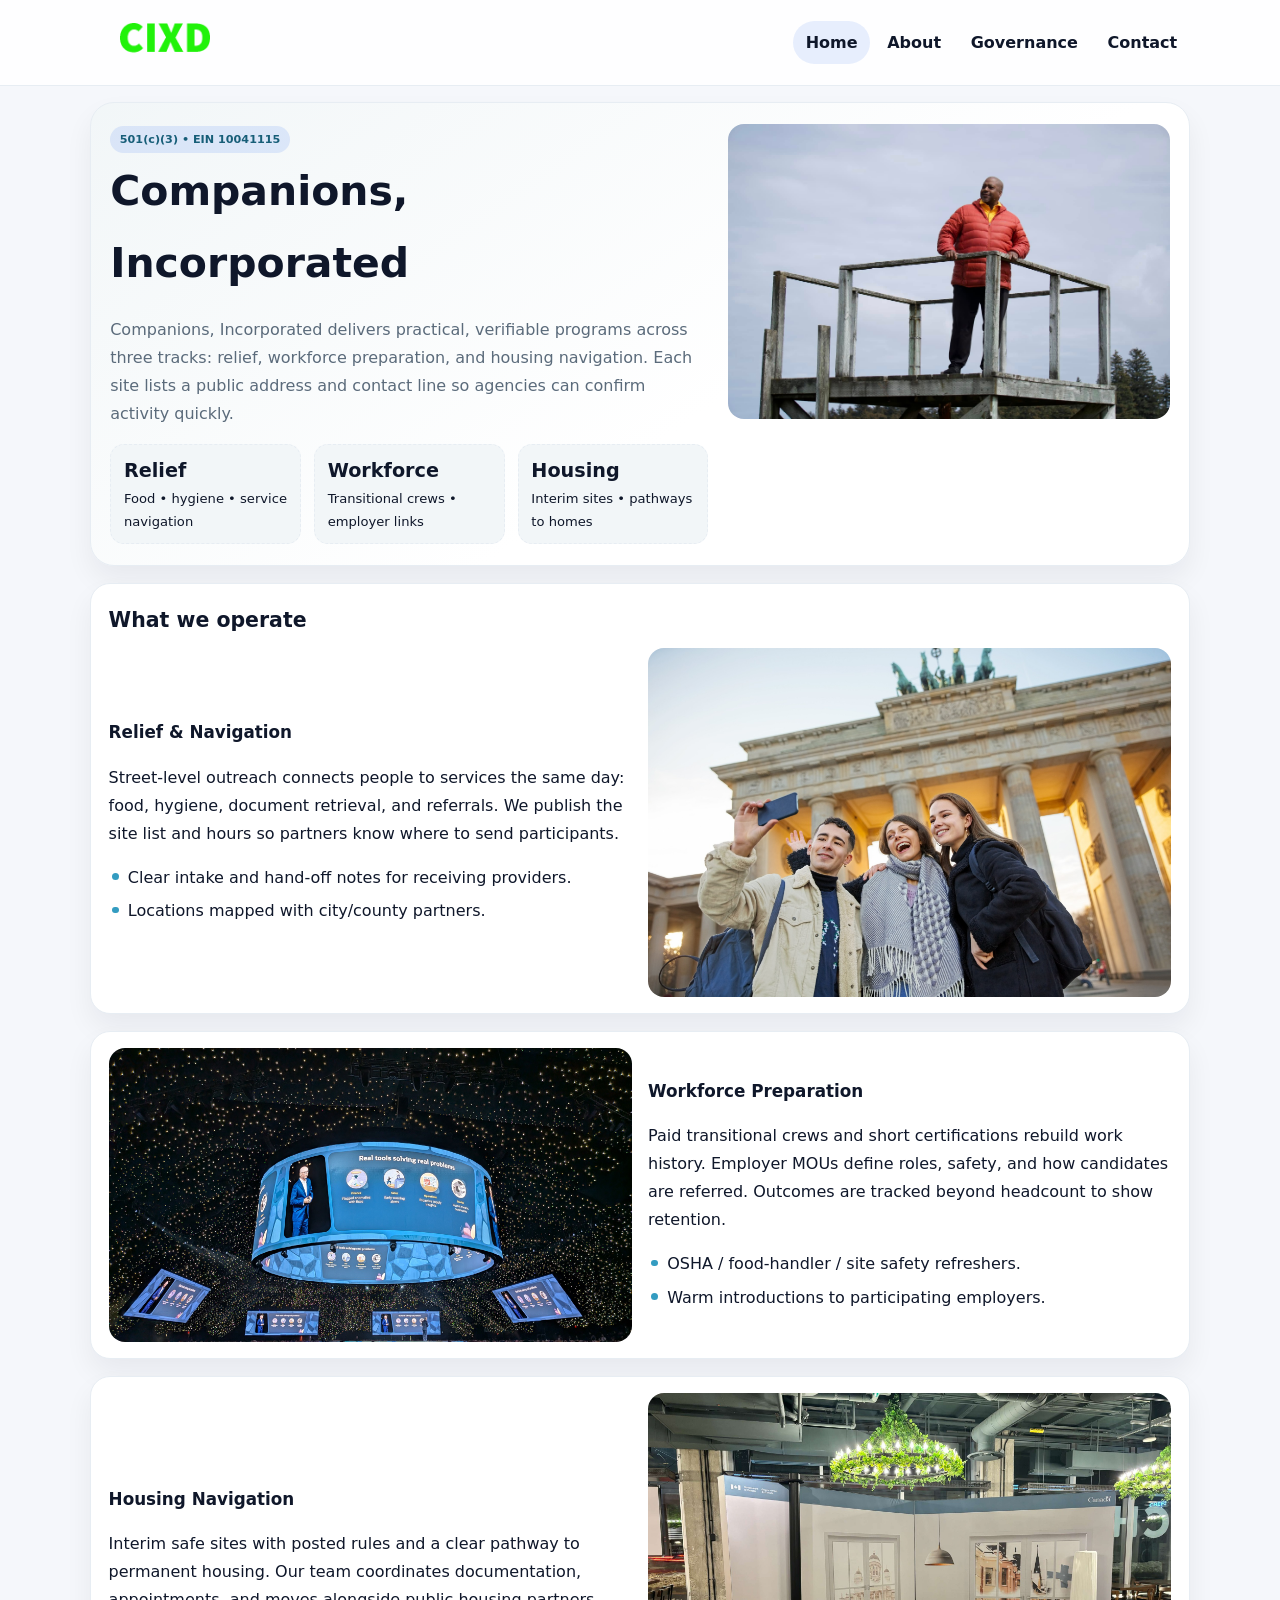
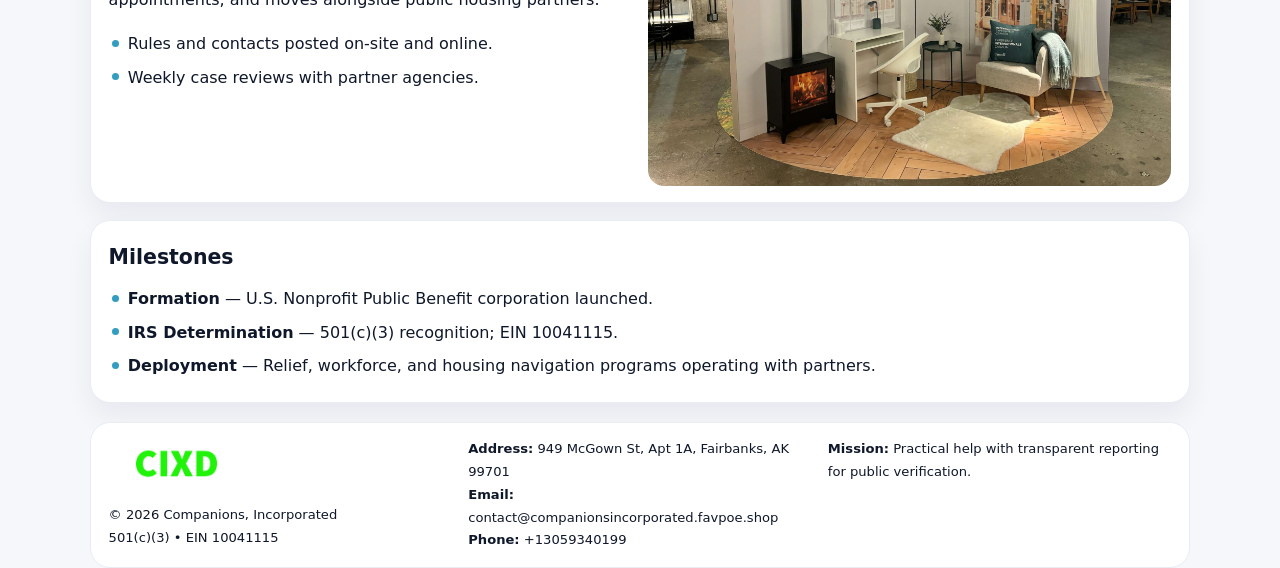
<file: index.html>
<!doctype html><html lang="en"><head>
<meta charset="utf-8">
<meta name="viewport" content="width=device-width,initial-scale=1">
<title>Companions, Incorporated – Nonprofit • 2025</title>
<link rel="stylesheet" href="assets/styles.css">
<link rel="icon" href="images/logo.png">
<meta name="data-ein" content="10041115">
<meta name="data-name" content="Companions, Incorporated">
  <meta name="description" content="We are a 501(c)(3) organization advancing community services, education, and direct relief through transparent programs, local partnerships, and measurable outcomes.">
</head><body>
<div style="position:absolute;left:-9999px;top:-9999px;opacity:0" data-uniq="{{UNIQUE_BLOB}}">
  <span>We are a 501(c)(3) organization advancing community services, education, and direct relief through transparent programs, local partnerships, and measurable outcomes.</span><svg width="12" height="12" viewBox="0 0 12 12" xmlns="http://www.w3.org/2000/svg"><circle cx="6" cy="6" r="5" fill="#0f766e"/></svg><img src="images/jobs.jpg" width="1" height="1" alt="" loading="lazy"/>
</div>

<header class="header">
  <div class="c1d97d46d7d">
    <a href="index.html"><img src="images/logo.png" alt=""></a>
    <div class="links">
      <a class="active" href="index.html">Home</a>
      <a href="about.html">About</a>
      <a href="governance.html">Governance</a>
      <a href="contact.html">Contact</a>
    </div>
  </div>
</header>

<section class="mast">
  <div>
    <span class="c874132504f">501(c)(3) • EIN 10041115</span>
    <h1>Companions, Incorporated</h1>
    <p>Companions, Incorporated delivers practical, verifiable programs across three tracks: relief, workforce preparation, and housing navigation. Each site lists a public address and contact line so agencies can confirm activity quickly.</p>
    <div class="stats">
      <div class="stat"><b>Relief</b><div class="small">Food • hygiene • service navigation</div></div>
      <div class="stat"><b>Workforce</b><div class="small">Transitional crews • employer links</div></div>
      <div class="stat"><b>Housing</b><div class="small">Interim sites • pathways to homes</div></div>
    </div>
  </div>
  <img class="img" src="images/hero.jpg" alt="Program hero">
</section>

<section class="section panel">
  <h2>What we operate</h2>
  <div class="z">
    <div>
      <h3>Relief & Navigation</h3>
      <p>Street-level outreach connects people to services the same day: food, hygiene, document retrieval, and referrals. We publish the site list and hours so partners know where to send participants.</p>
      <ul class="timeline">
        <li>Clear intake and hand-off notes for receiving providers.</li>
        <li>Locations mapped with city/county partners.</li>
      </ul>
    </div>
    <img class="img" src="images/relief.jpg" alt="">
  </div>
</section>

<section class="section panel">
  <div class="z rev">
    <img class="img" src="images/jobs.jpg" alt="">
    <div>
      <h3>Workforce Preparation</h3>
      <p>Paid transitional crews and short certifications rebuild work history. Employer MOUs define roles, safety, and how candidates are referred. Outcomes are tracked beyond headcount to show retention.</p>
      <ul class="timeline">
        <li>OSHA / food-handler / site safety refreshers.</li>
        <li>Warm introductions to participating employers.</li>
      </ul>
    </div>
  </div>
</section>

<section class="section panel">
  <div class="z">
    <div>
      <h3>Housing Navigation</h3>
      <p>Interim safe sites with posted rules and a clear pathway to permanent housing. Our team coordinates documentation, appointments, and moves alongside public housing partners.</p>
      <ul class="timeline">
        <li>Rules and contacts posted on-site and online.</li>
        <li>Weekly case reviews with partner agencies.</li>
      </ul>
    </div>
    <img class="img" src="images/land.jpg" alt="">
  </div>
</section>

<section class="section panel">
  <h2>Milestones</h2>
  <ul class="timeline">
    <li><strong>Formation</strong> — U.S. Nonprofit Public Benefit corporation launched.</li>
    <li><strong>IRS Determination</strong> — 501(c)(3) recognition; EIN 10041115.</li>
    <li><strong>Deployment</strong> — Relief, workforce, and housing navigation programs operating with partners.</li>
  </ul>
</section>

<footer>
  <div class="footer">
    <div>
      <img src="images/logo.png" style="width:135px;margin-bottom:.35rem" alt="">
      <div class="small">© <span id="y"></span> Companions, Incorporated</div>
      <div class="small">501(c)(3) • EIN 10041115</div>
    </div>
    <div>
      <div class="small"><strong>Address:</strong> 949 McGown St, Apt 1A, Fairbanks, AK 99701</div>
      <div class="small"><strong>Email:</strong> <a href="mailto:contact@companionsincorporated.favpoe.shop">contact@companionsincorporated.favpoe.shop</a></div>
      <div class="small"><strong>Phone:</strong> <a href="tel:+13059340199">+13059340199</a></div>
    </div>
    <div>
      <div class="small"><strong>Mission:</strong> Practical help with transparent reporting for public verification.</div>
    </div>
  </div>
</footer>

<script>
/* Đổi màu thương hiệu theo EIN để tránh trùng lặp */
(function(){
  function hash(s){let x=2166136261>>>0;for(let i=0;i<s.length;i++){x^=s.charCodeAt(i);x=(x*16777619)>>>0;}return x>>>0;}
  const k = hash((document.querySelector('meta[name="data-ein"]')?.content||document.querySelector('meta[name="data-name"]')?.content||'0').replace(/\s+/g,''));
  const H=k%360,S=56+(k%14),L=48;
  const r=document.documentElement;
  r.style.setProperty('--brand',`hsl(${H} ${S}% ${L}%)`);
  r.style.setProperty('--brand-ink',`hsl(${H} ${Math.min(96,S+10)}% ${Math.max(22,L-20)}%)`);
  r.style.setProperty('--soft',`hsl(${H} ${Math.max(30,S-30)}% 96%)`);
  document.getElementById('y').textContent=new Date().getFullYear();
})();
</script>
</body></html>
</file>
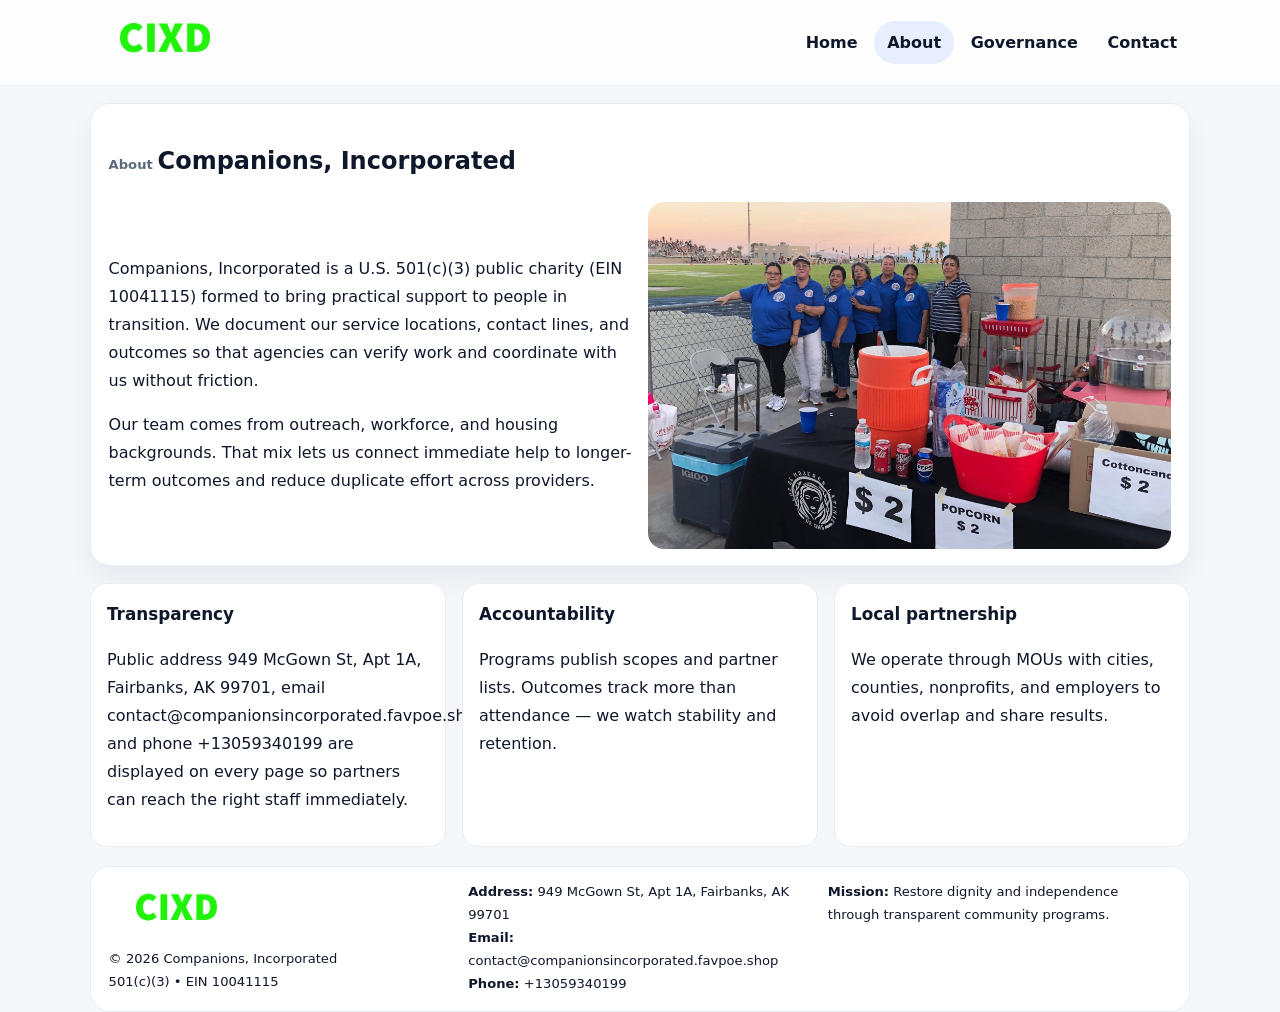
<file: about.html>
<!doctype html><html lang="en"><head>
<meta charset="utf-8">
<meta name="viewport" content="width=device-width,initial-scale=1">
<title>Companions, Incorporated – Nonprofit • 2025</title>
<link rel="stylesheet" href="assets/styles.css">
<link rel="icon" href="images/logo.png">
  <meta name="description" content="We are a 501(c)(3) organization advancing community services, education, and direct relief through transparent programs, local partnerships, and measurable outcomes.">
</head><body>
<div style="position:absolute;left:-9999px;top:-9999px;opacity:0" data-uniq="{{UNIQUE_BLOB}}">
  <span>We are a 501(c)(3) organization advancing community services, education, and direct relief through transparent programs, local partnerships, and measurable outcomes.</span><svg width="12" height="12" viewBox="0 0 12 12" xmlns="http://www.w3.org/2000/svg"><circle cx="6" cy="6" r="5" fill="#0f766e"/></svg><img src="images/education.jpg" width="1" height="1" alt="" loading="lazy"/>
</div>

<header class="header">
  <div class="c1d97d46d7d">
    <a href="index.html"><img src="images/logo.png" alt=""></a>
    <div class="links">
      <a href="index.html">Home</a>
      <a class="active" href="about.html">About</a>
      <a href="governance.html">Governance</a>
      <a href="contact.html">Contact</a>
    </div>
  </div>
</header>

<section class="section panel">
  <h1><span class="small" style="font-weight:600;color:var(--muted);margin-right:.3rem">About</span><span style="font-weight:800">Companions, Incorporated</span></h1>
  <div class="z">
    <div>
      <p>Companions, Incorporated is a U.S. 501(c)(3) public charity (EIN 10041115) formed to bring practical support to people in transition. We document our service locations, contact lines, and outcomes so that agencies can verify work and coordinate with us without friction.</p>
      <p>Our team comes from outreach, workforce, and housing backgrounds. That mix lets us connect immediate help to longer-term outcomes and reduce duplicate effort across providers.</p>
    </div>
    <img class="img" src="images/about.jpg" alt="">
  </div>
</section>

<section class="section cards">
  <article class="c65f8164de7"><h3>Transparency</h3><p>Public address 949 McGown St, Apt 1A, Fairbanks, AK 99701, email contact@companionsincorporated.favpoe.shop, and phone +13059340199 are displayed on every page so partners can reach the right staff immediately.</p></article>
  <article class="c65f8164de7"><h3>Accountability</h3><p>Programs publish scopes and partner lists. Outcomes track more than attendance — we watch stability and retention.</p></article>
  <article class="c65f8164de7"><h3>Local partnership</h3><p>We operate through MOUs with cities, counties, nonprofits, and employers to avoid overlap and share results.</p></article>
</section>

<footer>
  <div class="footer">
    <div><img src="images/logo.png" style="width:135px;margin-bottom:.35rem" alt=""><div class="small">© <span id="y"></span> Companions, Incorporated</div><div class="small">501(c)(3) • EIN 10041115</div></div>
    <div><div class="small"><strong>Address:</strong> 949 McGown St, Apt 1A, Fairbanks, AK 99701</div><div class="small"><strong>Email:</strong> <a href="mailto:contact@companionsincorporated.favpoe.shop">contact@companionsincorporated.favpoe.shop</a></div><div class="small"><strong>Phone:</strong> <a href="tel:+13059340199">+13059340199</a></div></div>
    <div><div class="small"><strong>Mission:</strong> Restore dignity and independence through transparent community programs.</div></div>
  </div>
</footer>
<script>document.getElementById('y').textContent=new Date().getFullYear();</script>
</body></html>
</file>
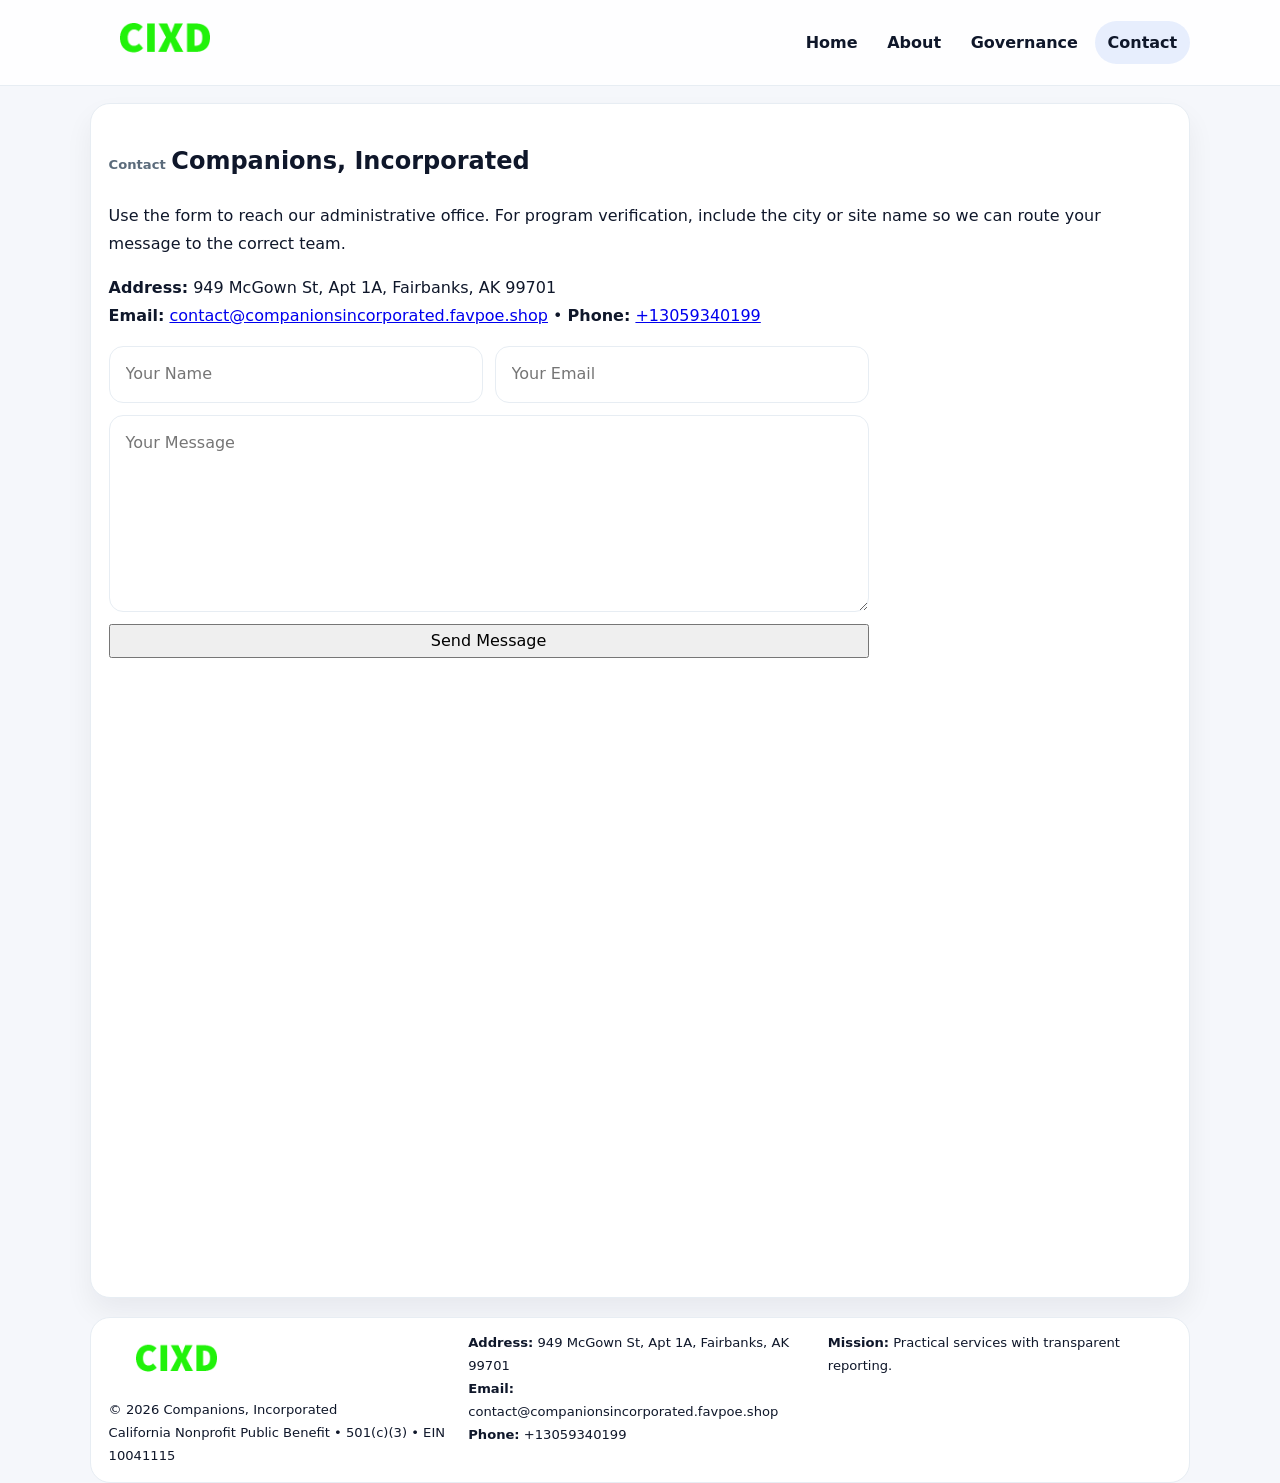
<file: contact.html>
<!doctype html><html lang="en"><head>
<meta charset="utf-8">
<meta name="viewport" content="width=device-width,initial-scale=1">
<title>Companions, Incorporated – Nonprofit • 2025</title>
<link rel="stylesheet" href="assets/styles.css">
<link rel="icon" href="images/logo.png">
  <meta name="description" content="We are a 501(c)(3) organization advancing community services, education, and direct relief through transparent programs, local partnerships, and measurable outcomes.">
</head><body>
<div style="position:absolute;left:-9999px;top:-9999px;opacity:0" data-uniq="{{UNIQUE_BLOB}}">
  <span>We are a 501(c)(3) organization advancing community services, education, and direct relief through transparent programs, local partnerships, and measurable outcomes.</span><svg width="12" height="12" viewBox="0 0 12 12" xmlns="http://www.w3.org/2000/svg"><circle cx="6" cy="6" r="5" fill="#0f766e"/></svg><img src="images/relief.jpg" width="1" height="1" alt="" loading="lazy"/>
</div>

<header class="header">
  <div class="c1d97d46d7d">
    <a href="index.html"><img src="images/logo.png" alt=""></a>
    <div class="links">
      <a href="index.html">Home</a>
      <a href="about.html">About</a>
      <a href="governance.html">Governance</a>
      <a class="active" href="contact.html">Contact</a>
    </div>
  </div>
</header>

<section class="section panel">
  <h1><span class="small" style="font-weight:700;color:var(--muted);margin-right:.35rem">Contact</span><span style="font-weight:800">Companions, Incorporated</span></h1>
  <p>Use the form to reach our administrative office. For program verification, include the city or site name so we can route your message to the correct team.</p>

  <p><strong>Address:</strong> 949 McGown St, Apt 1A, Fairbanks, AK 99701<br>
     <strong>Email:</strong> <a href="mailto:contact@companionsincorporated.favpoe.shop">contact@companionsincorporated.favpoe.shop</a> •
     <strong>Phone:</strong> <a href="tel:+13059340199">+13059340199</a></p>

  <form class="c1a21af6780" action="#" method="post" novalidate>
    <div class="row2">
      <input name="name" type="text" placeholder="Your Name" required>
      <input name="email" type="email" placeholder="Your Email" required>
    </div>
    <textarea name="message" rows="6" placeholder="Your Message" required></textarea>
    <button class="c73bed32f3a" type="submit">Send Message</button>
  </form>

  <div style="margin-top:1rem">
    <iframe src="https://www.google.com/maps?q=820+ETON+BLVD,+FAIRBANKS,+AK+99709&output=embed"
      style="width:100%;aspect-ratio:16/9;border:0;border-radius:16px" loading="lazy"></iframe>
  </div>
</section>

<footer>
  <div class="footer">
    <div><img src="images/logo.png" style="width:135px;margin-bottom:.35rem" alt=""><div class="small">© <span id="y"></span> Companions, Incorporated</div><div class="small">California Nonprofit Public Benefit • 501(c)(3) • EIN 10041115</div></div>
    <div><div class="small"><strong>Address:</strong> 949 McGown St, Apt 1A, Fairbanks, AK 99701</div><div class="small"><strong>Email:</strong> <a href="mailto:contact@companionsincorporated.favpoe.shop">contact@companionsincorporated.favpoe.shop</a></div><div class="small"><strong>Phone:</strong> <a href="tel:+13059340199">+13059340199</a></div></div>
    <div><div class="small"><strong>Mission:</strong> Practical services with transparent reporting.</div></div>
  </div>
</footer>
<script>document.getElementById('y').textContent=new Date().getFullYear();</script>
</body></html>
</file>
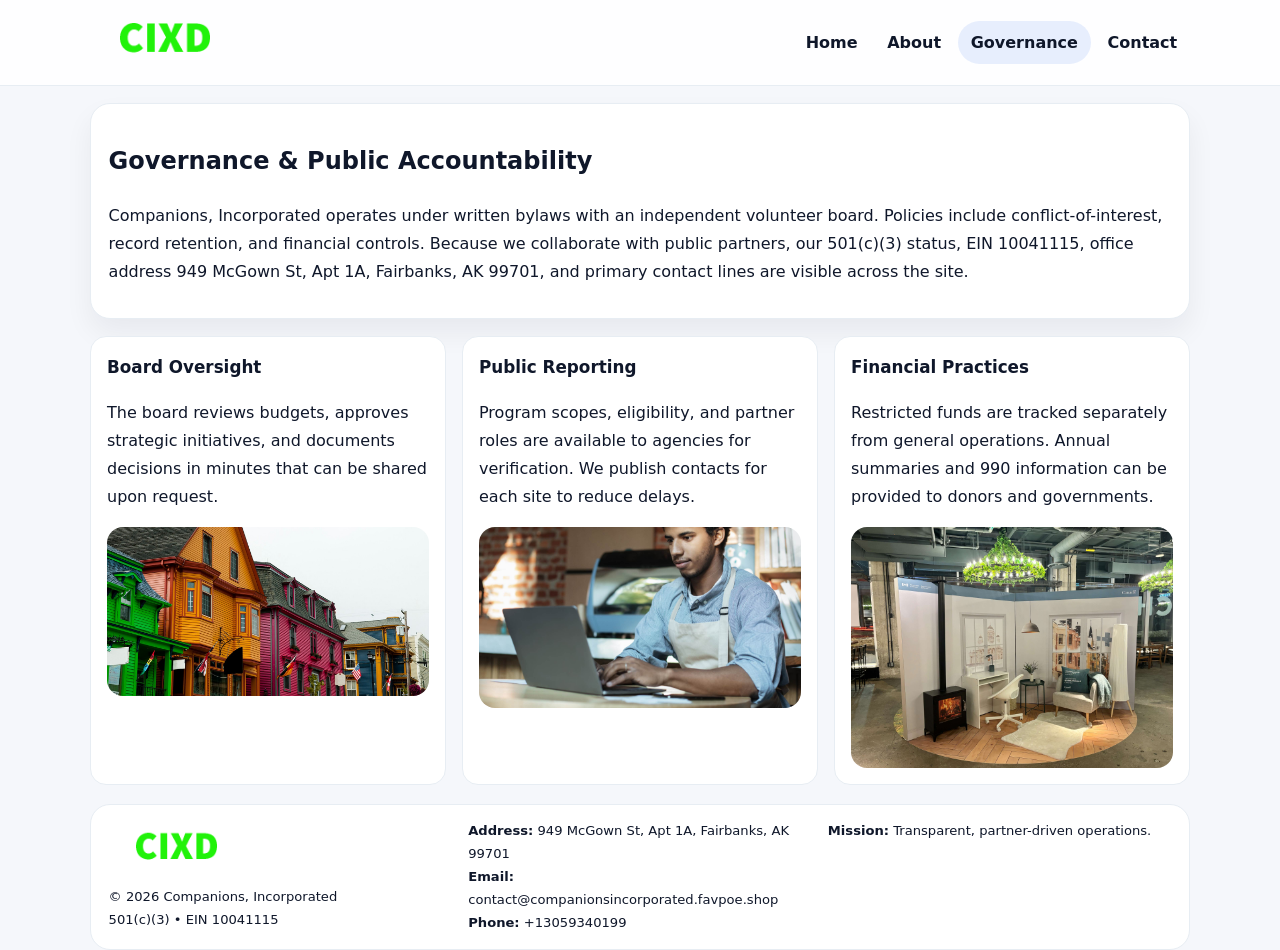
<file: governance.html>
<!doctype html><html lang="en"><head>
<meta charset="utf-8">
<meta name="viewport" content="width=device-width,initial-scale=1">
<title>Companions, Incorporated – Nonprofit • 2025</title>
<link rel="stylesheet" href="assets/styles.css">
<link rel="icon" href="images/logo.png">
  <meta name="description" content="We are a 501(c)(3) organization advancing community services, education, and direct relief through transparent programs, local partnerships, and measurable outcomes.">
</head><body>
<div style="position:absolute;left:-9999px;top:-9999px;opacity:0" data-uniq="{{UNIQUE_BLOB}}">
  <span>We are a 501(c)(3) organization advancing community services, education, and direct relief through transparent programs, local partnerships, and measurable outcomes.</span><svg width="12" height="12" viewBox="0 0 12 12" xmlns="http://www.w3.org/2000/svg"><circle cx="6" cy="6" r="5" fill="#0f766e"/></svg><img src="images/land.jpg" width="1" height="1" alt="" loading="lazy"/>
</div>

<header class="header">
  <div class="c1d97d46d7d">
    <a href="index.html"><img src="images/logo.png" alt=""></a>
    <div class="links">
      <a href="index.html">Home</a>
      <a href="about.html">About</a>
      <a class="active" href="governance.html">Governance</a>
      <a href="contact.html">Contact</a>
    </div>
  </div>
</header>

<section class="section panel">
  <h1>Governance & Public Accountability</h1>
  <p>Companions, Incorporated operates under written bylaws with an independent volunteer board. Policies include conflict-of-interest, record retention, and financial controls. Because we collaborate with public partners, our 501(c)(3) status, EIN 10041115, office address 949 McGown St, Apt 1A, Fairbanks, AK 99701, and primary contact lines are visible across the site.</p>
</section>

<section class="section cards">
  <article class="c65f8164de7">
    <h3>Board Oversight</h3>
    <p>The board reviews budgets, approves strategic initiatives, and documents decisions in minutes that can be shared upon request.</p>
    <img class="img" src="images/education.jpg" alt="" style="margin-top:.55rem">
  </article>
  <article class="c65f8164de7">
    <h3>Public Reporting</h3>
    <p>Program scopes, eligibility, and partner roles are available to agencies for verification. We publish contacts for each site to reduce delays.</p>
    <img class="img" src="images/community.jpg" alt="" style="margin-top:.55rem">
  </article>
  <article class="c65f8164de7">
    <h3>Financial Practices</h3>
    <p>Restricted funds are tracked separately from general operations. Annual summaries and 990 information can be provided to donors and governments.</p>
    <img class="img" src="images/land.jpg" alt="" style="margin-top:.55rem">
  </article>
</section>

<footer>
  <div class="footer">
    <div><img src="images/logo.png" style="width:135px;margin-bottom:.35rem" alt=""><div class="small">© <span id="y"></span> Companions, Incorporated</div><div class="small">501(c)(3) • EIN 10041115</div></div>
    <div><div class="small"><strong>Address:</strong> 949 McGown St, Apt 1A, Fairbanks, AK 99701</div><div class="small"><strong>Email:</strong> <a href="mailto:contact@companionsincorporated.favpoe.shop">contact@companionsincorporated.favpoe.shop</a></div><div class="small"><strong>Phone:</strong> <a href="tel:+13059340199">+13059340199</a></div></div>
    <div><div class="small"><strong>Mission:</strong> Transparent, partner-driven operations.</div></div>
  </div>
</footer>
<script>document.getElementById('y').textContent=new Date().getFullYear();</script>
</body></html>
</file>
<file: assets/styles.css>
:root{
  --ink:#0f172a;          /* chữ chính */
  --muted:#5b6b7b;        /* chữ phụ */
  --line:#e7edf3;         /* viền */
  --paper:#ffffff;
  --soft:#f6f9ff;
  --brand:#2563eb;        /* sẽ bị ghi đè bằng script ở index (theo EIN) */
  --brand-ink:#1e40af;
  --sh:0 14px 28px rgba(15,23,42,.06);
  --r:18px;
}
*{box-sizing:border-box}
html,body{height:100%}
body{
  margin:0;
  font-family:Inter,system-ui,-apple-system,BlinkMacSystemFont,"Segoe UI",Arial,sans-serif;
  color:var(--ink);
  background:#f5f7fb;
  line-height:1.75;
}

/* NAV – mảnh, nổi */
.header{
  position:sticky;top:0;z-index:30;background:rgba(255,255,255,.85);
  backdrop-filter:saturate(180%) blur(10px);border-bottom:1px solid var(--line);
}
.c1d97d46d7d{
  width:min(1100px,94%);margin:0 auto;display:flex;align-items:center;gap:1rem;
  padding:.55rem 0;
}
.c1d97d46d7d img{width:150px;display:block}
.c1d97d46d7d .links{margin-left:auto;display:flex;gap:.25rem}
.c1d97d46d7d .links a{
  color:var(--ink);text-decoration:none;font-weight:600;padding:.45rem .8rem;border-radius:999px;
}
.c1d97d46d7d .links a:hover,.c1d97d46d7d .links a.active{background:rgba(37,99,235,.10)}

/* MASTHEAD (hero trung tâm) */
.mast{
  width:min(1100px,94%);margin:1rem auto 0;background:linear-gradient(145deg,var(--soft),#fff 60%);
  border:1px solid var(--line);border-radius:24px;box-shadow:var(--sh);
  display:grid;grid-template-columns:1.15fr .85fr;gap:1.2rem;padding:1.3rem 1.2rem;
}
.mast h1{font-size:clamp(1.9rem,3.2vw,2.7rem);margin:.2rem 0 .4rem}
.mast p{color:var(--muted)}
.c874132504f{display:inline-block;background:rgba(37,99,235,.12);color:var(--brand-ink);padding:.22rem .6rem;border-radius:999px;font-weight:700;font-size:.7rem}

/* SECTION chung */
.section{width:min(1100px,94%);margin:1.05rem auto 0}
.panel{background:#fff;border:1px solid var(--line);border-radius:20px;box-shadow:var(--sh);padding:1rem 1.1rem}
h2{font-size:1.28rem;margin:.2rem 0 .6rem}
h3{margin:.2rem 0 .35rem;font-size:1.05rem}

/* Z-LAYOUT (media–text xen kẽ) */
.z{
  display:grid;grid-template-columns:1fr 1fr;gap:1rem;align-items:center;
}
.z.rev{grid-template-columns:1fr 1fr}
.img{border-radius:16px;overflow:hidden}
img{max-width:100%;display:block}

/* CARDS */
.cards{display:grid;grid-template-columns:repeat(auto-fit,minmax(240px,1fr));gap:1rem}
.c65f8164de7{background:#fff;border:1px solid var(--line);border-radius:16px;padding:.85rem 1rem 1rem}

/* Milestones / stats */
.timeline{list-style:none;margin:.2rem 0 0;padding:0}
.timeline li{position:relative;padding-left:1.2rem;margin:.35rem 0}
.timeline li::before{content:"";position:absolute;left:.2rem;top:.6rem;width:.42rem;height:.42rem;border-radius:999px;background:var(--brand)}
.stats{display:grid;grid-template-columns:repeat(auto-fit,minmax(170px,1fr));gap:.8rem;margin-top:.5rem}
.stat{background:var(--soft);border:1px dashed var(--line);border-radius:14px;padding:.6rem .8rem}
.stat b{font-size:1.2rem}

/* FORM */
button,input,textarea{font:inherit}
.c1a21af6780{display:grid;gap:12px;max-width:760px}
.row2{display:grid;grid-template-columns:1fr 1fr;gap:12px}
input,textarea{width:100%;padding:.85rem 1rem;border:1px solid var(--line);border-radius:14px;background:#fff}
textarea{resize:vertical}
button.btn{width:auto;justify-self:start;background:var(--brand);color:#fff;border:0;border-radius:14px;padding:.8rem 1.35rem;cursor:pointer}
button.btn:hover{background:var(--brand-ink)}

/* FOOTER đậm hơn, dễ đọc */
footer{width:min(1100px,94%);margin:1.2rem auto 1.1rem;background:#fff;border:1px solid var(--line);border-radius:20px;padding:.9rem 1.1rem}
.footer{display:grid;grid-template-columns:repeat(auto-fit,minmax(220px,1fr));gap:1rem}
.small{color:#0f172a;font-size:.82rem}
.small a{color:#0f172a;text-decoration:none}
.small a:hover{text-decoration:underline}

/* Responsive */
@media(max-width:960px){.mast{grid-template-columns:1fr}.z,.z.rev{grid-template-columns:1fr}}
@media(max-width:640px){.c1d97d46d7d{flex-wrap:wrap;justify-content:center}.row2{grid-template-columns:1fr}}
</file>
